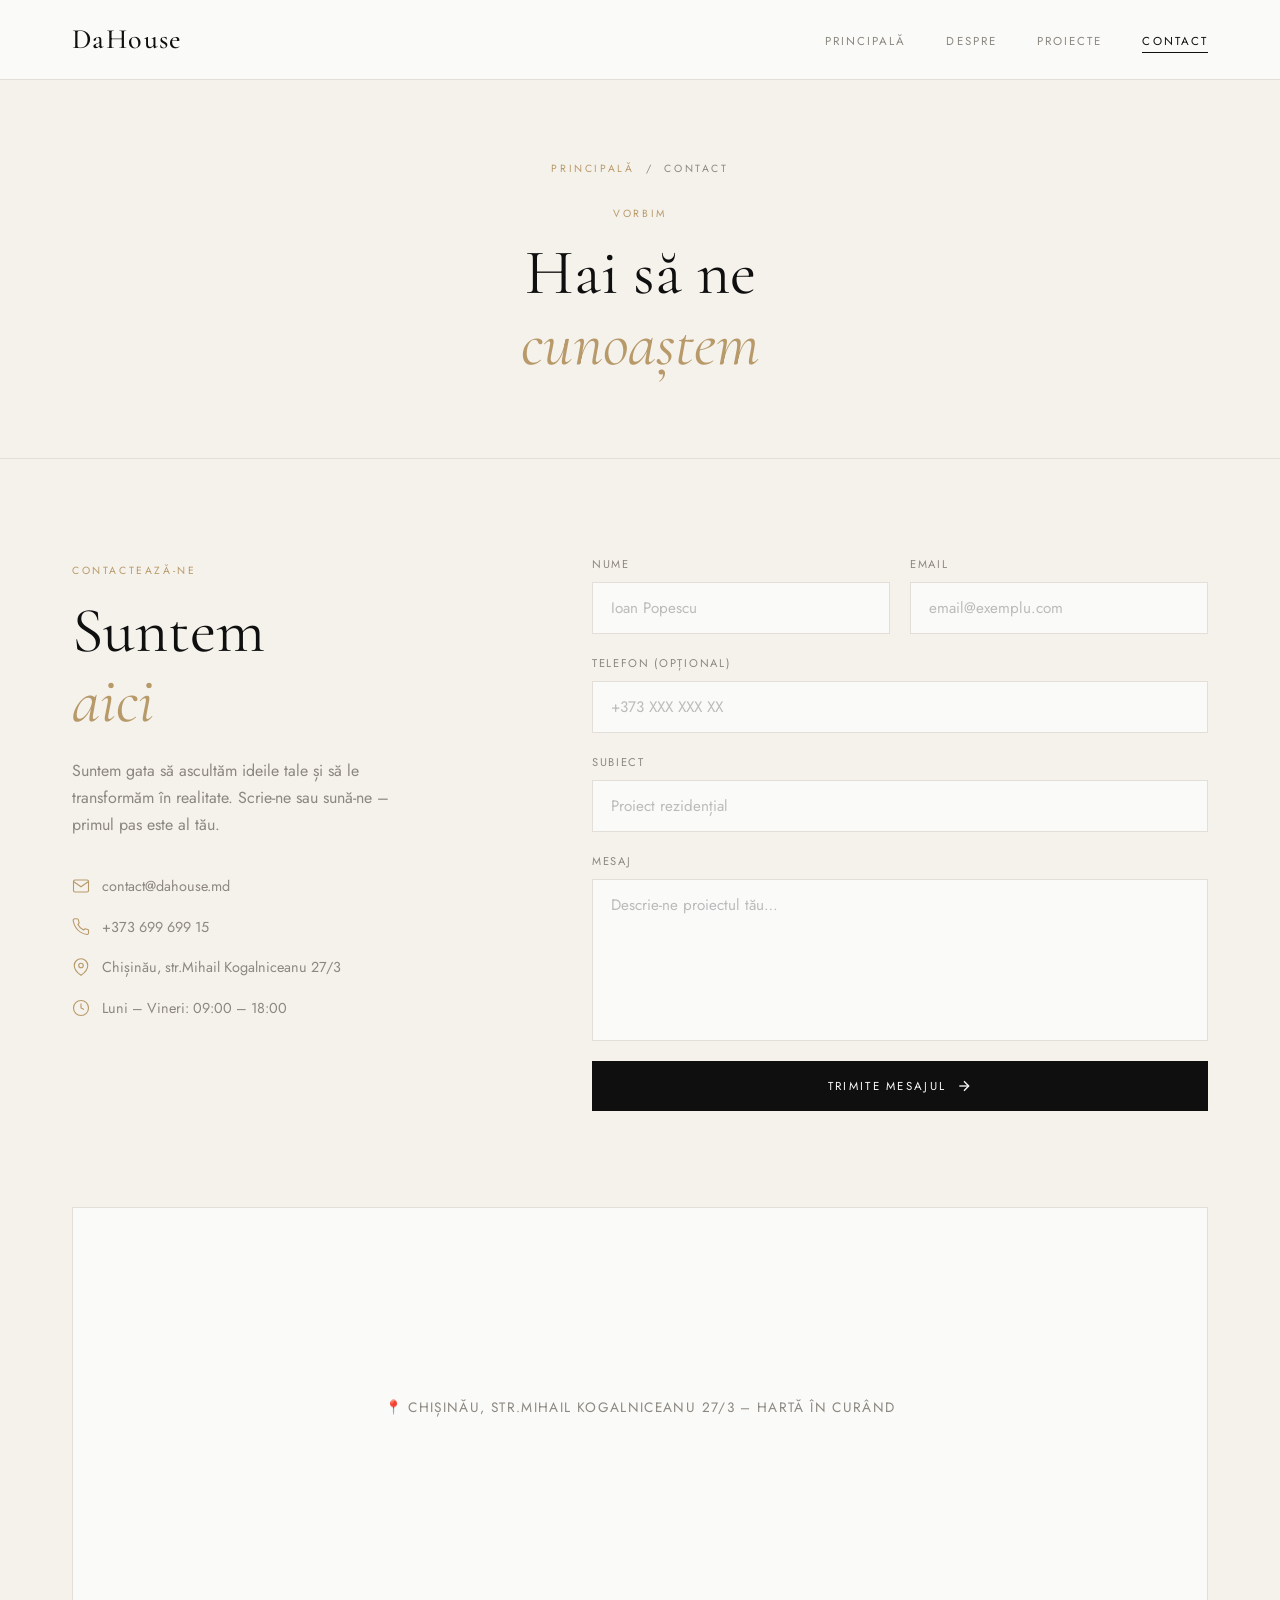
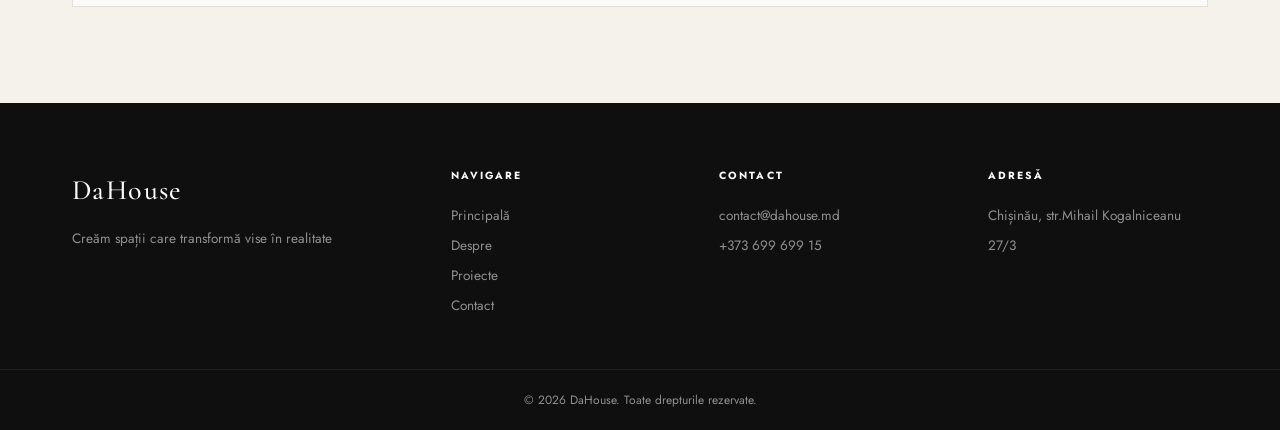
<file: web/contact.html>
<!DOCTYPE html>
<html lang="ro">
<head>
  <meta charset="UTF-8" />
  <meta name="viewport" content="width=device-width, initial-scale=1.0" />
  <title>DaHouse – Contact</title>
  <link rel="stylesheet" href="style.css" />
  <link rel="preconnect" href="https://fonts.googleapis.com" />
  <link rel="preconnect" href="https://fonts.gstatic.com" crossorigin />
  <link href="https://fonts.googleapis.com/css2?family=Cormorant+Garamond:wght@300;400;500;600&family=Jost:wght@300;400;500&display=swap" rel="stylesheet" />
</head>
<body>

  <!-- ═══════════════ HEADER ═══════════════ -->
  <header class="site-header" id="site-header">
    <nav class="nav-inner">
      <a href="index.html"><span class="logo-text">DaHouse</span></a>
      <ul class="nav-list">
        <li><a href="index.html"    class="nav-link">Principală</a></li>
        <li><a href="despre.html"   class="nav-link">Despre</a></li>
        <li><a href="proiecte.html" class="nav-link">Proiecte</a></li>
        <li><a href="contact.html"  class="nav-link">Contact</a></li>
      </ul>
      <button class="burger" id="burger" aria-label="Meniu">
        <span></span><span></span><span></span>
      </button>
    </nav>
    <div class="mobile-menu" id="mobile-menu">
      <ul>
        <li><a href="index.html"    class="nav-link">Principală</a></li>
        <li><a href="despre.html"   class="nav-link">Despre</a></li>
        <li><a href="proiecte.html" class="nav-link">Proiecte</a></li>
        <li><a href="contact.html"  class="nav-link">Contact</a></li>
      </ul>
    </div>
  </header>

  <main>

    <!-- ═══════════════ PAGE HERO ═══════════════ -->
    <section class="page-hero">
      <div class="container">
        <p class="breadcrumb"><a href="index.html">Principală</a> &nbsp;/&nbsp; Contact</p>
        <span class="section-tag">Vorbim</span>
        <h1 class="section-title">Hai să ne<br><em>cunoaștem</em></h1>
      </div>
    </section>

    <!-- ═══════════════ CONTACT ═══════════════ -->
    <section class="contact">
      <div class="container contact-grid">
        <div class="contact-info reveal-left">
          <span class="section-tag">Contactează-ne</span>
          <h2 class="section-title">Suntem<br><em>aici</em></h2>
          <p>Suntem gata să ascultăm ideile tale și să le transformăm în realitate. Scrie-ne sau sună-ne – primul pas este al tău.</p>
          <ul class="contact-details">
            <li>
              <svg width="18" height="18" viewBox="0 0 24 24" fill="none" stroke="currentColor" stroke-width="1.5"><path d="M4 4h16c1.1 0 2 .9 2 2v12c0 1.1-.9 2-2 2H4c-1.1 0-2-.9-2-2V6c0-1.1.9-2 2-2z"/><polyline points="22,6 12,13 2,6"/></svg>
              <span>contact@dahouse.md</span>
            </li>
            <li>
              <svg width="18" height="18" viewBox="0 0 24 24" fill="none" stroke="currentColor" stroke-width="1.5"><path d="M22 16.92v3a2 2 0 0 1-2.18 2 19.79 19.79 0 0 1-8.63-3.07A19.5 19.5 0 0 1 4.69 12 19.79 19.79 0 0 1 1.61 3.38 2 2 0 0 1 3.58 1h3a2 2 0 0 1 2 1.72 12.84 12.84 0 0 0 .7 2.81 2 2 0 0 1-.45 2.11L7.91 8.72a16 16 0 0 0 7.37 7.37l1.08-1.08a2 2 0 0 1 2.11-.45 12.84 12.84 0 0 0 2.81.7A2 2 0 0 1 22 16.92z"/></svg>
              <span>+373 699 699 15</span>
            </li>
            <li>
              <svg width="18" height="18" viewBox="0 0 24 24" fill="none" stroke="currentColor" stroke-width="1.5"><path d="M21 10c0 7-9 13-9 13s-9-6-9-13a9 9 0 0 1 18 0z"/><circle cx="12" cy="10" r="3"/></svg>
              <span>Chișinău, str.Mihail Kogalniceanu 27/3</span>
            </li>
            <li>
              <svg width="18" height="18" viewBox="0 0 24 24" fill="none" stroke="currentColor" stroke-width="1.5"><circle cx="12" cy="12" r="10"/><polyline points="12 6 12 12 16 14"/></svg>
              <span>Luni – Vineri: 09:00 – 18:00</span>
            </li>
          </ul>
        </div>

        <form class="contact-form reveal-right" id="contact-form" novalidate>
          <div class="form-row">
            <div class="form-field">
              <label for="name">Nume</label>
              <input type="text" id="name" name="name" placeholder="Ioan Popescu" required />
            </div>
            <div class="form-field">
              <label for="email">Email</label>
              <input type="email" id="email" name="email" placeholder="email@exemplu.com" required />
            </div>
          </div>
          <div class="form-field">
            <label for="phone">Telefon (opțional)</label>
            <input type="tel" id="phone" name="phone" placeholder="+373 XXX XXX XX" />
          </div>
          <div class="form-field">
            <label for="subject">Subiect</label>
            <input type="text" id="subject" name="subject" placeholder="Proiect rezidențial" />
          </div>
          <div class="form-field">
            <label for="message">Mesaj</label>
            <textarea id="message" name="message" rows="6" placeholder="Descrie-ne proiectul tău…" required></textarea>
          </div>
          <button type="submit" class="btn btn-dark btn-full">
            Trimite Mesajul
            <svg width="16" height="16" viewBox="0 0 24 24" fill="none" stroke="currentColor" stroke-width="2"><line x1="5" y1="12" x2="19" y2="12"/><polyline points="12 5 19 12 12 19"/></svg>
          </button>
          <p class="form-success" id="form-success">Mesajul a fost trimis! Vă vom contacta în curând.</p>
        </form>
      </div>

      <!-- Map placeholder -->
      <div class="container">
        <div class="map-wrap reveal-up">
          <span>📍 Chișinău, str.Mihail Kogalniceanu 27/3 – hartă în curând</span>
        </div>
      </div>
    </section>

  </main>

  <!-- ═══════════════ FOOTER ═══════════════ -->
  <footer class="site-footer">
    <div class="footer-inner container">
      <div class="footer-brand">
        <span class="logo-text">DaHouse</span>
        <p>Creăm spații care transformă vise în realitate</p>
      </div>
      <div class="footer-col">
        <h4>Navigare</h4>
        <a href="index.html">Principală</a>
        <a href="despre.html">Despre</a>
        <a href="proiecte.html">Proiecte</a>
        <a href="contact.html">Contact</a>
      </div>
      <div class="footer-col">
        <h4>Contact</h4>
        <p>contact@dahouse.md</p>
        <p>+373 699 699 15</p>
      </div>
      <div class="footer-col">
        <h4>Adresă</h4>
        <p>Chișinău, str.Mihail Kogalniceanu 27/3</p>
      </div>
    </div>
    <div class="footer-copy">
      <div class="container">© 2026 DaHouse. Toate drepturile rezervate.</div>
    </div>
  </footer>

  <script src="script.js"></script>
</body>
</html>
</file>
<file: web/style.css>
/* ════════════════════════════════════════════
   DaHouse – style.css  (shared across all pages)
════════════════════════════════════════════ */

/* ── Variables ── */
:root {
  --black:        #0f0f0f;
  --white:        #fafaf8;
  --cream:        #f5f2ec;
  --stone:        #8c8780;
  --gold:         #b89a6a;
  --border:       #e3dfd8;
  --nav-h:        80px;
  --trans:        .4s cubic-bezier(.4,0,.2,1);
  --font-display: 'Cormorant Garamond', Georgia, serif;
  --font-body:    'Jost', sans-serif;
}

/* ── Reset ── */
*, *::before, *::after { box-sizing: border-box; margin: 0; padding: 0; }
html { scroll-behavior: smooth; }
body {
  font-family: var(--font-body);
  background: var(--white);
  color: var(--black);
  font-size: 16px;
  line-height: 1.7;
  overflow-x: hidden;
}
img { display: block; width: 100%; height: 100%; object-fit: cover; }
a { text-decoration: none; color: inherit; }
ul { list-style: none; }

.container {
  max-width: 1200px;
  margin: 0 auto;
  padding: 0 32px;
}

/* ════════════════════════════════════════════
   HEADER / NAV
════════════════════════════════════════════ */
.site-header {
  position: fixed;
  top: 0; left: 0; right: 0;
  z-index: 1000;
  height: var(--nav-h);
  background: rgba(250,250,248,.96);
  backdrop-filter: blur(12px);
  -webkit-backdrop-filter: blur(12px);
  border-bottom: 1px solid var(--border);
  display: flex;
  align-items: center;
  transition: box-shadow var(--trans);
}
.site-header.scrolled { box-shadow: 0 2px 24px rgba(0,0,0,.08); }

.nav-inner {
  width: 100%;
  max-width: 1200px;
  margin: 0 auto;
  padding: 0 32px;
  display: flex;
  align-items: center;
  justify-content: space-between;
}

.logo-text {
  font-family: var(--font-display);
  font-size: 1.75rem;
  font-weight: 500;
  letter-spacing: .05em;
  color: var(--black);
}

.nav-list {
  display: flex;
  gap: 40px;
  align-items: center;
}
.nav-list .nav-link {
  font-family: var(--font-body);
  font-size: .72rem;
  font-weight: 400;
  letter-spacing: .18em;
  text-transform: uppercase;
  color: var(--stone);
  position: relative;
  padding-bottom: 2px;
  transition: color var(--trans);
}
.nav-list .nav-link::after {
  content: '';
  position: absolute;
  left: 0; bottom: -2px;
  width: 0; height: 1px;
  background: var(--black);
  transition: width var(--trans);
}
.nav-list .nav-link:hover { color: var(--black); }
.nav-list .nav-link:hover::after { width: 100%; }
.nav-list .nav-link.active { color: var(--black); }
.nav-list .nav-link.active::after { width: 100%; }

/* ── Burger ── */
.burger {
  display: none;
  flex-direction: column;
  justify-content: center;
  gap: 6px;
  background: none;
  border: none;
  cursor: pointer;
  padding: 8px;
  z-index: 1001;
}
.burger span {
  display: block;
  width: 24px;
  height: 1.5px;
  background: var(--black);
  transition: var(--trans);
  transform-origin: center;
}
.burger.open span:nth-child(1) { transform: translateY(7.5px) rotate(45deg); }
.burger.open span:nth-child(2) { opacity: 0; transform: scaleX(0); }
.burger.open span:nth-child(3) { transform: translateY(-7.5px) rotate(-45deg); }

/* ── Mobile Menu ── */
.mobile-menu {
  position: fixed;
  top: var(--nav-h);
  left: 0; right: 0;
  background: var(--white);
  border-bottom: 1px solid var(--border);
  padding: 40px 32px 48px;
  transform: translateY(-110%);
  opacity: 0;
  transition: transform .45s cubic-bezier(.4,0,.2,1), opacity .3s ease;
  z-index: 999;
  pointer-events: none;
}
.mobile-menu.open {
  transform: translateY(0);
  opacity: 1;
  pointer-events: all;
}
.mobile-menu ul { display: flex; flex-direction: column; gap: 28px; }
.mobile-menu .nav-link {
  font-family: var(--font-display);
  font-size: 2rem;
  font-weight: 300;
  color: var(--black);
  letter-spacing: .03em;
  transition: color var(--trans);
}
.mobile-menu .nav-link:hover,
.mobile-menu .nav-link.active { color: var(--gold); }

/* ════════════════════════════════════════════
   BUTTONS
════════════════════════════════════════════ */
.btn {
  display: inline-flex;
  align-items: center;
  gap: 10px;
  font-family: var(--font-body);
  font-size: .72rem;
  letter-spacing: .2em;
  text-transform: uppercase;
  padding: 16px 36px;
  border: 1px solid currentColor;
  cursor: pointer;
  background: none;
  transition: background var(--trans), color var(--trans);
}
.btn-light { background: var(--white); color: var(--black); border-color: var(--white); }
.btn-light:hover { background: transparent; color: var(--white); }
.btn-dark { background: var(--black); color: var(--white); border-color: var(--black); }
.btn-dark:hover { background: transparent; color: var(--black); }
.btn-full { width: 100%; justify-content: center; }

/* ════════════════════════════════════════════
   SECTION COMMONS
════════════════════════════════════════════ */
.section-tag {
  display: inline-block;
  font-size: .65rem;
  letter-spacing: .25em;
  text-transform: uppercase;
  color: var(--gold);
  margin-bottom: 16px;
}
.section-title {
  font-family: var(--font-display);
  font-size: clamp(2.4rem, 5vw, 4rem);
  font-weight: 400;
  line-height: 1.1;
  color: var(--black);
}
.section-title em { font-style: italic; color: var(--gold); }
.section-sub { color: var(--stone); max-width: 520px; margin: 16px auto 0; }
.section-header { text-align: center; margin-bottom: 64px; }

/* ── Page hero banner (for inner pages) ── */
.page-hero {
  padding-top: calc(var(--nav-h) + 80px);
  padding-bottom: 80px;
  text-align: center;
  background: var(--cream);
  position: relative;
  overflow: hidden;
}
.page-hero::after {
  content: '';
  position: absolute;
  bottom: 0; left: 0; right: 0;
  height: 1px;
  background: var(--border);
}
.page-hero .breadcrumb {
  font-size: .65rem;
  letter-spacing: .25em;
  text-transform: uppercase;
  color: var(--stone);
  margin-bottom: 20px;
}
.page-hero .breadcrumb a { color: var(--gold); }
.page-hero .breadcrumb a:hover { text-decoration: underline; }

/* ════════════════════════════════════════════
   REVEAL ANIMATIONS
════════════════════════════════════════════ */
.reveal-up, .reveal-left, .reveal-right {
  opacity: 0;
  transition: opacity .8s ease, transform .8s cubic-bezier(.4,0,.2,1);
  transition-delay: var(--d, 0s);
}
.reveal-up    { transform: translateY(40px); }
.reveal-left  { transform: translateX(-40px); }
.reveal-right { transform: translateX(40px); }
.reveal-up.visible, .reveal-left.visible, .reveal-right.visible {
  opacity: 1; transform: none;
}

/* ════════════════════════════════════════════
   HERO (index.html only)
════════════════════════════════════════════ */
.hero {
  position: relative;
  height: 100dvh;
  min-height: 600px;
  display: flex;
  align-items: center;
  overflow: hidden;
}
.hero-bg { position: absolute; inset: 0; z-index: 0; }
.hero-img { transform: scale(1.08); animation: heroZoom 8s ease-out forwards; }
@keyframes heroZoom { to { transform: scale(1); } }
.hero-overlay {
  position: absolute; inset: 0;
  background: linear-gradient(100deg, rgba(10,10,10,.65) 40%, rgba(10,10,10,.2));
}
.hero-content {
  position: relative; z-index: 1;
  max-width: 640px;
  margin-left: clamp(24px, 6vw, 120px);
  color: var(--white);
}
.hero-eyebrow {
  font-size: .7rem; letter-spacing: .3em; text-transform: uppercase;
  color: var(--gold); margin-bottom: 20px;
  animation: fadeUp .8s .3s both;
}
.hero-title {
  font-family: var(--font-display);
  font-size: clamp(3.5rem, 8vw, 7rem);
  font-weight: 300; line-height: 1.0; margin-bottom: 24px;
  animation: fadeUp .8s .5s both;
}
.hero-title em { font-style: italic; color: var(--gold); }
.hero-sub {
  font-size: 1.05rem; color: rgba(250,250,248,.85);
  max-width: 480px; margin-bottom: 36px;
  animation: fadeUp .8s .7s both;
}
.hero-content .btn { animation: fadeUp .8s .9s both; }
.hero-scroll {
  position: absolute; bottom: 36px; left: 50%;
  transform: translateX(-50%); z-index: 1;
  display: flex; flex-direction: column; align-items: center; gap: 10px;
  color: rgba(255,255,255,.5); font-size: .62rem;
  letter-spacing: .25em; text-transform: uppercase;
  animation: fadeIn 1s 1.4s both;
}
.scroll-line {
  width: 1px; height: 48px; background: rgba(255,255,255,.35);
  animation: scrollPulse 1.6s ease-in-out infinite; transform-origin: top;
}
@keyframes scrollPulse {
  0%,100% { transform: scaleY(1); opacity: .4; }
  50%      { transform: scaleY(.5); opacity: 1; }
}
@keyframes fadeUp {
  from { opacity: 0; transform: translateY(24px); }
  to   { opacity: 1; transform: translateY(0); }
}
@keyframes fadeIn { from { opacity: 0; } to { opacity: 1; } }

/* ════════════════════════════════════════════
   SERVICES (index.html)
════════════════════════════════════════════ */
.services { padding: 112px 0; background: var(--white); }
.services-grid { display: grid; grid-template-columns: repeat(3,1fr); gap: 48px; }
.service-card {
  text-align: center; padding: 48px 32px;
  border: 1px solid var(--border);
  transition: border-color var(--trans), transform var(--trans), box-shadow var(--trans);
}
.service-card:hover {
  border-color: var(--black);
  transform: translateY(-8px);
  box-shadow: 0 24px 48px rgba(0,0,0,.07);
}
.service-icon {
  width: 64px; height: 64px; border: 1px solid var(--border);
  display: flex; align-items: center; justify-content: center;
  margin: 0 auto 28px;
  transition: border-color var(--trans);
}
.service-card:hover .service-icon { border-color: var(--black); }
.service-card h3 { font-family: var(--font-display); font-size: 1.4rem; font-weight: 500; margin-bottom: 12px; }
.service-card p { color: var(--stone); font-size: .95rem; }

/* ════════════════════════════════════════════
   ABOUT (despre.html)
════════════════════════════════════════════ */
.about { padding: 112px 0; background: var(--cream); }
.about-grid { display: grid; grid-template-columns: 1fr 1fr; gap: 80px; align-items: center; }
.about-images { position: relative; }
.about-img-main { height: 520px; overflow: hidden; }
.about-img-main img { transition: transform 6s ease; }
.about-img-main:hover img { transform: scale(1.04); }
.about-img-accent {
  position: absolute; width: 220px; height: 280px;
  bottom: -40px; right: -32px;
  border: 6px solid var(--cream); overflow: hidden;
  box-shadow: 0 16px 48px rgba(0,0,0,.12);
}
.about-stat {
  position: absolute; top: 32px; left: -32px;
  background: var(--black); color: var(--white);
  padding: 24px 32px; text-align: center;
}
.stat-number {
  font-family: var(--font-display); font-size: 3rem;
  font-weight: 300; display: block; line-height: 1; color: var(--gold);
}
.stat-label {
  font-size: .65rem; letter-spacing: .15em;
  text-transform: uppercase; color: var(--stone);
  display: block; margin-top: 4px;
}
.about-text p { color: var(--stone); margin-top: 20px; }
.about-text .btn { margin-top: 36px; }

/* Values block */
.about-values { padding: 96px 0; background: var(--white); }
.values-grid { display: grid; grid-template-columns: repeat(3,1fr); gap: 48px; margin-top: 64px; }
.value-item { padding: 40px 32px; border: 1px solid var(--border); }
.value-num {
  font-family: var(--font-display); font-size: 3rem;
  font-weight: 300; color: var(--gold); line-height: 1; margin-bottom: 16px;
}
.value-item h3 { font-family: var(--font-display); font-size: 1.3rem; margin-bottom: 12px; }
.value-item p { color: var(--stone); font-size: .9rem; }

/* Team */
.team { padding: 96px 0; background: var(--cream); }
.team-grid { display: grid; grid-template-columns: repeat(3,1fr); gap: 32px; margin-top: 64px; }
.team-card { text-align: center; }
.team-img { height: 320px; overflow: hidden; margin-bottom: 24px; }
.team-card h3 { font-family: var(--font-display); font-size: 1.3rem; font-weight: 500; }
.team-card p { font-size: .8rem; letter-spacing: .12em; text-transform: uppercase; color: var(--gold); margin-top: 4px; }

/* ════════════════════════════════════════════
   PROJECTS (proiecte.html)
════════════════════════════════════════════ */
.projects { padding: 96px 0; background: var(--white); }
.projects-grid { display: grid; grid-template-columns: repeat(2,1fr); gap: 2px; }
.project-card { position: relative; cursor: pointer; }
.project-img-wrap { height: 400px; overflow: hidden; position: relative; }
.project-img-wrap img { transition: transform .7s cubic-bezier(.4,0,.2,1); }
.project-card:hover .project-img-wrap img { transform: scale(1.06); }
.project-overlay {
  position: absolute; inset: 0;
  background: rgba(10,10,10,.55);
  display: flex; align-items: center; justify-content: center;
  opacity: 0; transition: opacity var(--trans);
}
.project-overlay span {
  color: var(--white); font-family: var(--font-display);
  font-size: 1.2rem; font-style: italic; letter-spacing: .05em;
}
.project-card:hover .project-overlay { opacity: 1; }
.project-info { padding: 20px 4px; }
.project-info h3 { font-family: var(--font-display); font-size: 1.3rem; font-weight: 500; }
.project-meta { font-size: .75rem; letter-spacing: .1em; text-transform: uppercase; color: var(--stone); margin-top: 4px; }

/* Filter bar */
.filter-bar {
  display: flex; gap: 8px; flex-wrap: wrap;
  margin-bottom: 48px;
}
.filter-btn {
  font-family: var(--font-body);
  font-size: .65rem; letter-spacing: .18em;
  text-transform: uppercase;
  padding: 10px 20px;
  border: 1px solid var(--border);
  background: none; cursor: pointer;
  color: var(--stone);
  transition: all var(--trans);
}
.filter-btn:hover, .filter-btn.active {
  background: var(--black); color: var(--white); border-color: var(--black);
}

/* ════════════════════════════════════════════
   CTA BANNER
════════════════════════════════════════════ */
.cta-banner {
  position: relative; height: 500px;
  display: flex; align-items: center; justify-content: center;
  text-align: center; overflow: hidden;
}
.cta-bg { position: absolute; inset: 0; }
.cta-overlay { position: absolute; inset: 0; background: rgba(10,10,10,.7); }
.cta-content {
  position: relative; z-index: 1;
  color: var(--white); max-width: 640px; padding: 0 24px;
}
.cta-content h2 {
  font-family: var(--font-display);
  font-size: clamp(2rem, 4vw, 3.5rem);
  font-weight: 300; margin-bottom: 16px;
}
.cta-content p { color: rgba(250,250,248,.75); margin-bottom: 36px; }

/* ════════════════════════════════════════════
   CONTACT (contact.html)
════════════════════════════════════════════ */
.contact { padding: 96px 0; background: var(--cream); }
.contact-grid { display: grid; grid-template-columns: 1fr 1.4fr; gap: 80px; align-items: start; }
.contact-info p { color: var(--stone); margin-top: 20px; max-width: 340px; }
.contact-details { margin-top: 36px; display: flex; flex-direction: column; gap: 16px; }
.contact-details li { display: flex; align-items: center; gap: 12px; color: var(--stone); font-size: .9rem; }
.contact-details svg { color: var(--gold); flex-shrink: 0; }

.contact-form { display: flex; flex-direction: column; gap: 20px; }
.form-row { display: grid; grid-template-columns: 1fr 1fr; gap: 20px; }
.form-field { display: flex; flex-direction: column; gap: 8px; }
.form-field label { font-size: .7rem; letter-spacing: .15em; text-transform: uppercase; color: var(--stone); }
.form-field input, .form-field textarea {
  font-family: var(--font-body); font-size: .95rem;
  background: var(--white); border: 1px solid var(--border);
  padding: 14px 18px; color: var(--black); outline: none;
  transition: border-color var(--trans); resize: none; width: 100%;
}
.form-field input::placeholder, .form-field textarea::placeholder { color: #bbb; }
.form-field input:focus, .form-field textarea:focus { border-color: var(--black); }
.form-success {
  display: none; text-align: center; color: var(--gold);
  font-size: .85rem; letter-spacing: .05em;
  padding: 12px; border: 1px solid var(--gold);
}
.form-success.show { display: block; }

/* Map placeholder */
.map-wrap {
  margin-top: 96px;
  height: 400px;
  background: var(--white);
  border: 1px solid var(--border);
  display: flex; align-items: center; justify-content: center;
  color: var(--stone); font-size: .85rem; letter-spacing: .1em; text-transform: uppercase;
}

/* ════════════════════════════════════════════
   FOOTER
════════════════════════════════════════════ */
.site-footer { background: var(--black); color: rgba(250,250,248,.55); }
.footer-inner {
  display: grid; grid-template-columns: 1.5fr 1fr 1fr 1fr;
  gap: 48px; padding-top: 64px; padding-bottom: 48px;
}
.footer-brand .logo-text { color: var(--white); }
.footer-brand p { margin-top: 12px; font-size: .85rem; }
.footer-col h4 { font-size: .65rem; letter-spacing: .2em; text-transform: uppercase; color: var(--white); margin-bottom: 16px; }
.footer-col p, .footer-col a { font-size: .85rem; line-height: 2.2; display: block; color: rgba(250,250,248,.55); transition: color var(--trans); }
.footer-col a:hover { color: var(--gold); }
.footer-copy { border-top: 1px solid rgba(255,255,255,.07); padding: 20px 0; font-size: .75rem; text-align: center; }

/* ════════════════════════════════════════════
   RESPONSIVE
════════════════════════════════════════════ */
@media (max-width: 900px) {
  .nav-list { display: none; }
  .burger { display: flex; }
  .services-grid { grid-template-columns: 1fr; gap: 24px; }
  .about-grid { grid-template-columns: 1fr; gap: 48px; }
  .about-img-accent { display: none; }
  .about-stat { left: 0; top: 16px; }
  .values-grid { grid-template-columns: 1fr; gap: 24px; }
  .team-grid { grid-template-columns: 1fr; }
  .projects-grid { grid-template-columns: 1fr; }
  .contact-grid { grid-template-columns: 1fr; gap: 48px; }
  .form-row { grid-template-columns: 1fr; }
  .footer-inner { grid-template-columns: 1fr 1fr; gap: 32px; }
}
@media (max-width: 600px) {
  .container { padding: 0 20px; }
  .nav-inner { padding: 0 20px; }
  .hero-content { margin-left: 20px; margin-right: 20px; }
  .cta-banner { height: auto; padding: 80px 24px; }
  .footer-inner { grid-template-columns: 1fr; }
}
</file>
